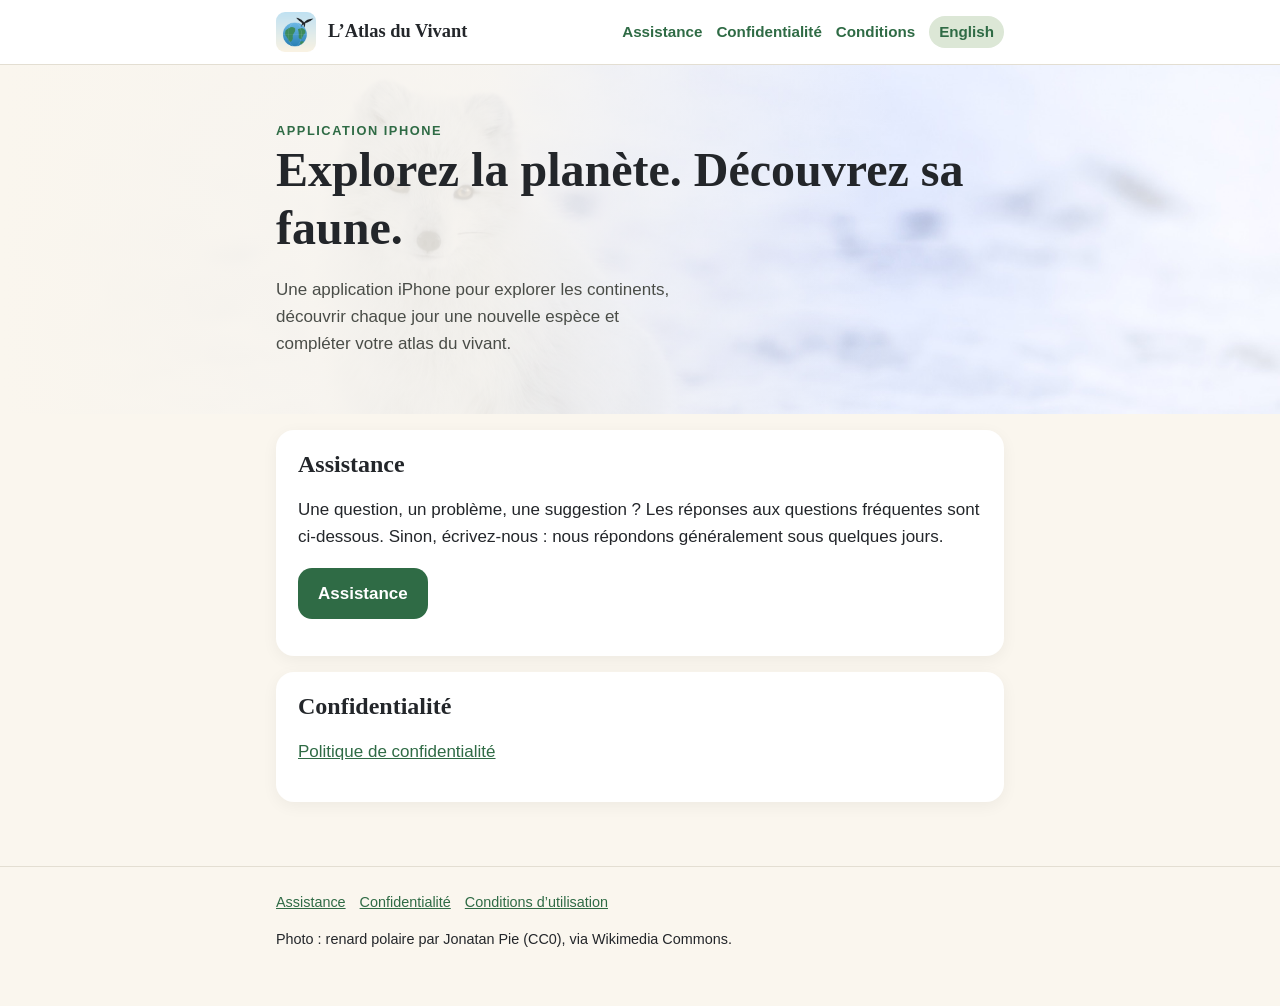
<file: index.html>
<!doctype html>
<html lang="fr">
<head>
<meta charset="utf-8">
<meta name="viewport" content="width=device-width, initial-scale=1">
<title>L’Atlas du Vivant — L’Atlas du Vivant</title>
<meta name="description" content="Une application iPhone pour explorer les continents, découvrir chaque jour une nouvelle espèce et compléter votre atlas du vivant.">
<link rel="icon" href="assets/icon.png">
<link rel="stylesheet" href="assets/style.css">
</head>
<body>
<header class="top"><div class="wrap">
<img src="assets/icon.png" alt="">
<a class="name" href="index.html">L’Atlas du Vivant</a>
<nav><a href="support.html">Assistance</a><a href="privacy.html">Confidentialité</a><a href="terms.html">Conditions</a><a class="lang" href="index-en.html" hreflang="en">English</a></nav>
</div></header>
<section class="hero"><div class="wrap">
<div class="eyebrow">Application iPhone</div>
<h1>Explorez la planète. Découvrez sa faune.</h1>
<p>Une application iPhone pour explorer les continents, découvrir chaque jour une nouvelle espèce et compléter votre atlas du vivant.</p>
</div></section>
<main><div class="wrap">
<div class="card"><h2 style="margin-top:0">Assistance</h2><p>Une question, un problème, une suggestion ? Les réponses aux questions fréquentes sont ci-dessous. Sinon, écrivez-nous : nous répondons généralement sous quelques jours.</p><p><a class="button" href="support.html">Assistance</a></p></div>
<div class="card"><h2 style="margin-top:0">Confidentialité</h2><p><a href="privacy.html">Politique de confidentialité</a></p></div>
</div></main>
<footer><div class="wrap">
<a href="support.html">Assistance</a><a href="privacy.html">Confidentialité</a><a href="terms.html">Conditions d’utilisation</a>
<p>Photo : renard polaire par Jonatan Pie (CC0), via Wikimedia Commons.</p>
</div></footer>
</body>
</html>
</file>
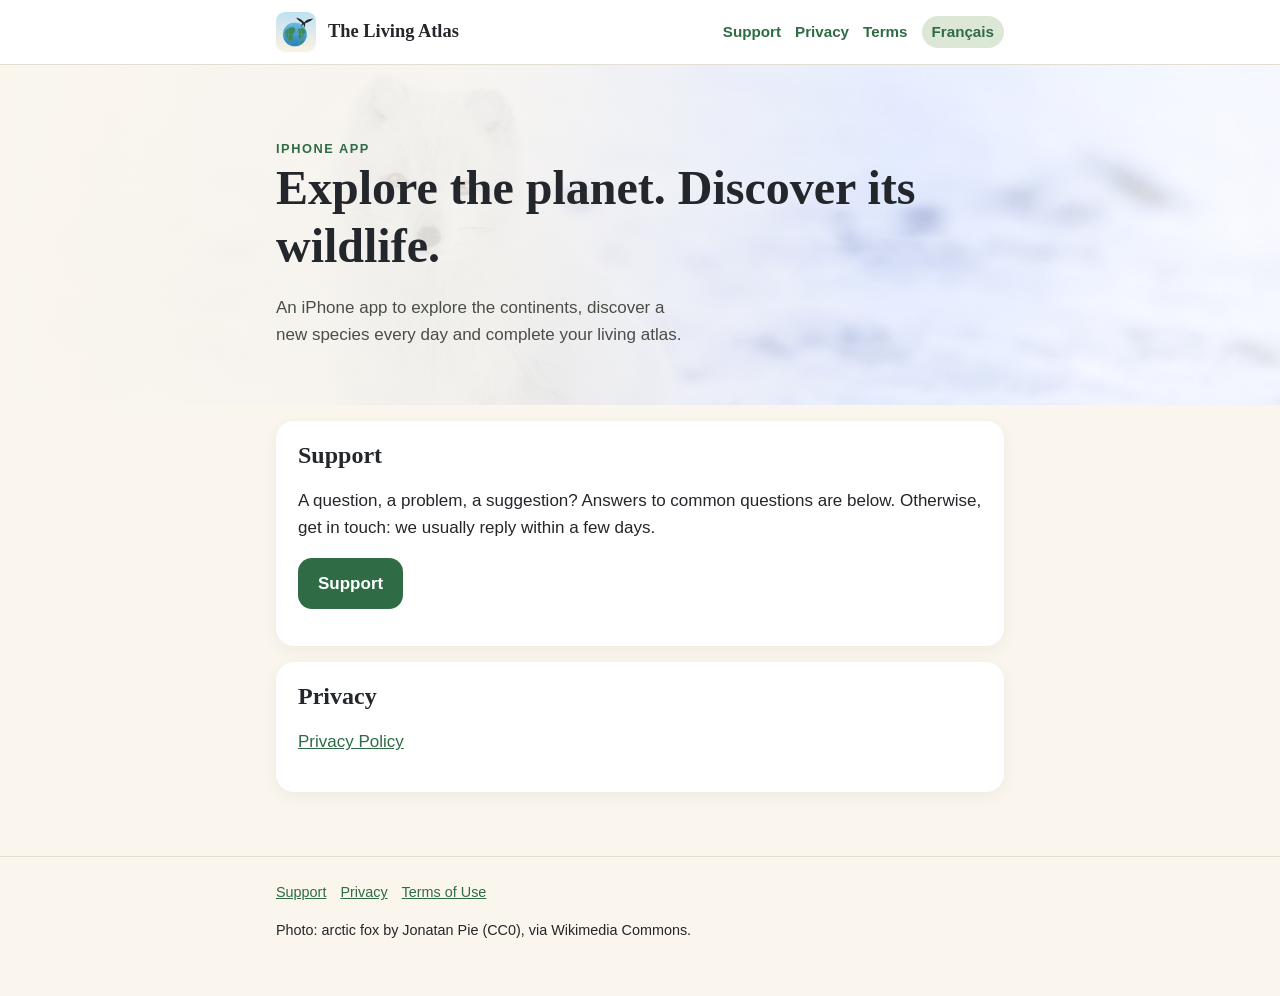
<file: index-en.html>
<!doctype html>
<html lang="en">
<head>
<meta charset="utf-8">
<meta name="viewport" content="width=device-width, initial-scale=1">
<title>The Living Atlas — The Living Atlas</title>
<meta name="description" content="An iPhone app to explore the continents, discover a new species every day and complete your living atlas.">
<link rel="icon" href="assets/icon.png">
<link rel="stylesheet" href="assets/style.css">
</head>
<body>
<header class="top"><div class="wrap">
<img src="assets/icon.png" alt="">
<a class="name" href="index-en.html">The Living Atlas</a>
<nav><a href="support-en.html">Support</a><a href="privacy-en.html">Privacy</a><a href="terms-en.html">Terms</a><a class="lang" href="index.html" hreflang="fr">Français</a></nav>
</div></header>
<section class="hero"><div class="wrap">
<div class="eyebrow">iPhone app</div>
<h1>Explore the planet. Discover its wildlife.</h1>
<p>An iPhone app to explore the continents, discover a new species every day and complete your living atlas.</p>
</div></section>
<main><div class="wrap">
<div class="card"><h2 style="margin-top:0">Support</h2><p>A question, a problem, a suggestion? Answers to common questions are below. Otherwise, get in touch: we usually reply within a few days.</p><p><a class="button" href="support-en.html">Support</a></p></div>
<div class="card"><h2 style="margin-top:0">Privacy</h2><p><a href="privacy-en.html">Privacy Policy</a></p></div>
</div></main>
<footer><div class="wrap">
<a href="support-en.html">Support</a><a href="privacy-en.html">Privacy</a><a href="terms-en.html">Terms of Use</a>
<p>Photo: arctic fox by Jonatan Pie (CC0), via Wikimedia Commons.</p>
</div></footer>
</body>
</html>
</file>
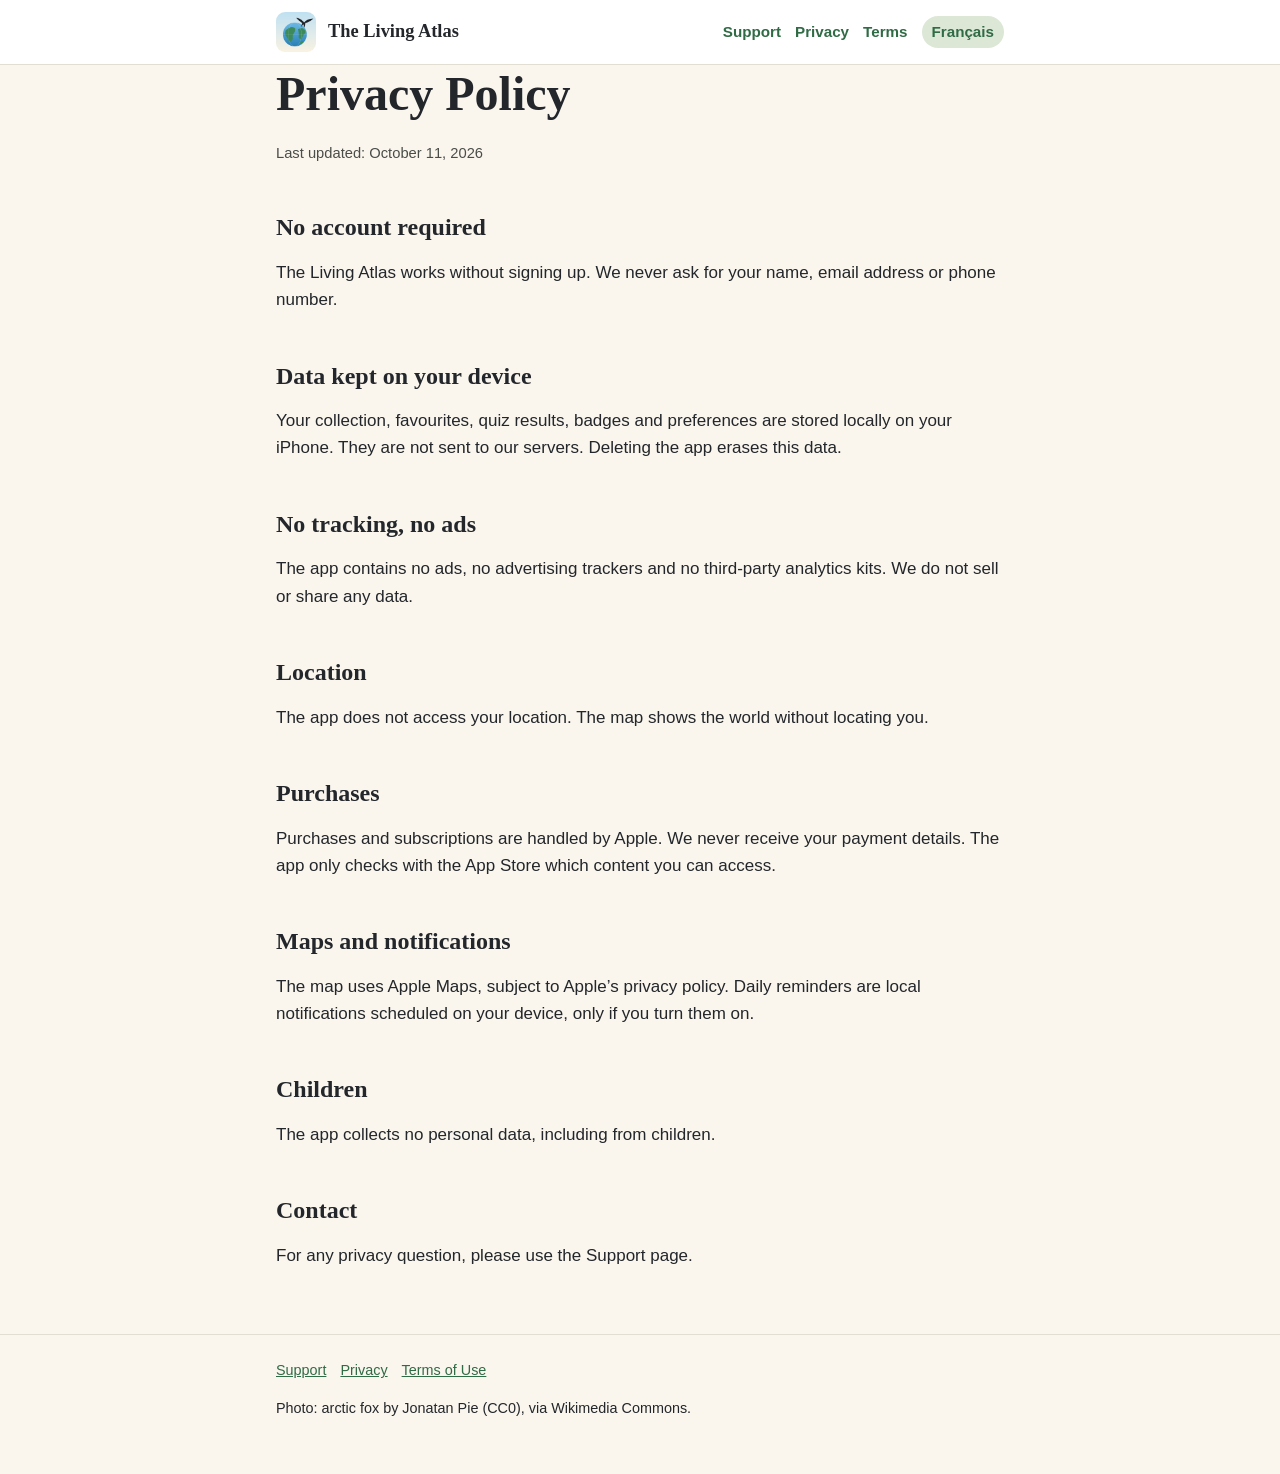
<file: privacy-en.html>
<!doctype html>
<html lang="en">
<head>
<meta charset="utf-8">
<meta name="viewport" content="width=device-width, initial-scale=1">
<title>Privacy Policy — The Living Atlas</title>
<meta name="description" content="An iPhone app to explore the continents, discover a new species every day and complete your living atlas.">
<link rel="icon" href="assets/icon.png">
<link rel="stylesheet" href="assets/style.css">
</head>
<body>
<header class="top"><div class="wrap">
<img src="assets/icon.png" alt="">
<a class="name" href="index-en.html">The Living Atlas</a>
<nav><a href="support-en.html">Support</a><a href="privacy-en.html">Privacy</a><a href="terms-en.html">Terms</a><a class="lang" href="privacy.html" hreflang="fr">Français</a></nav>
</div></header>

<main><div class="wrap">
<h1>Privacy Policy</h1><p class="muted">Last updated: October 11, 2026</p><h2>No account required</h2><p>The Living Atlas works without signing up. We never ask for your name, email address or phone number.</p><h2>Data kept on your device</h2><p>Your collection, favourites, quiz results, badges and preferences are stored locally on your iPhone. They are not sent to our servers. Deleting the app erases this data.</p><h2>No tracking, no ads</h2><p>The app contains no ads, no advertising trackers and no third-party analytics kits. We do not sell or share any data.</p><h2>Location</h2><p>The app does not access your location. The map shows the world without locating you.</p><h2>Purchases</h2><p>Purchases and subscriptions are handled by Apple. We never receive your payment details. The app only checks with the App Store which content you can access.</p><h2>Maps and notifications</h2><p>The map uses Apple Maps, subject to Apple’s privacy policy. Daily reminders are local notifications scheduled on your device, only if you turn them on.</p><h2>Children</h2><p>The app collects no personal data, including from children.</p><h2>Contact</h2><p>For any privacy question, please use the Support page.</p>
</div></main>
<footer><div class="wrap">
<a href="support-en.html">Support</a><a href="privacy-en.html">Privacy</a><a href="terms-en.html">Terms of Use</a>
<p>Photo: arctic fox by Jonatan Pie (CC0), via Wikimedia Commons.</p>
</div></footer>
</body>
</html>
</file>
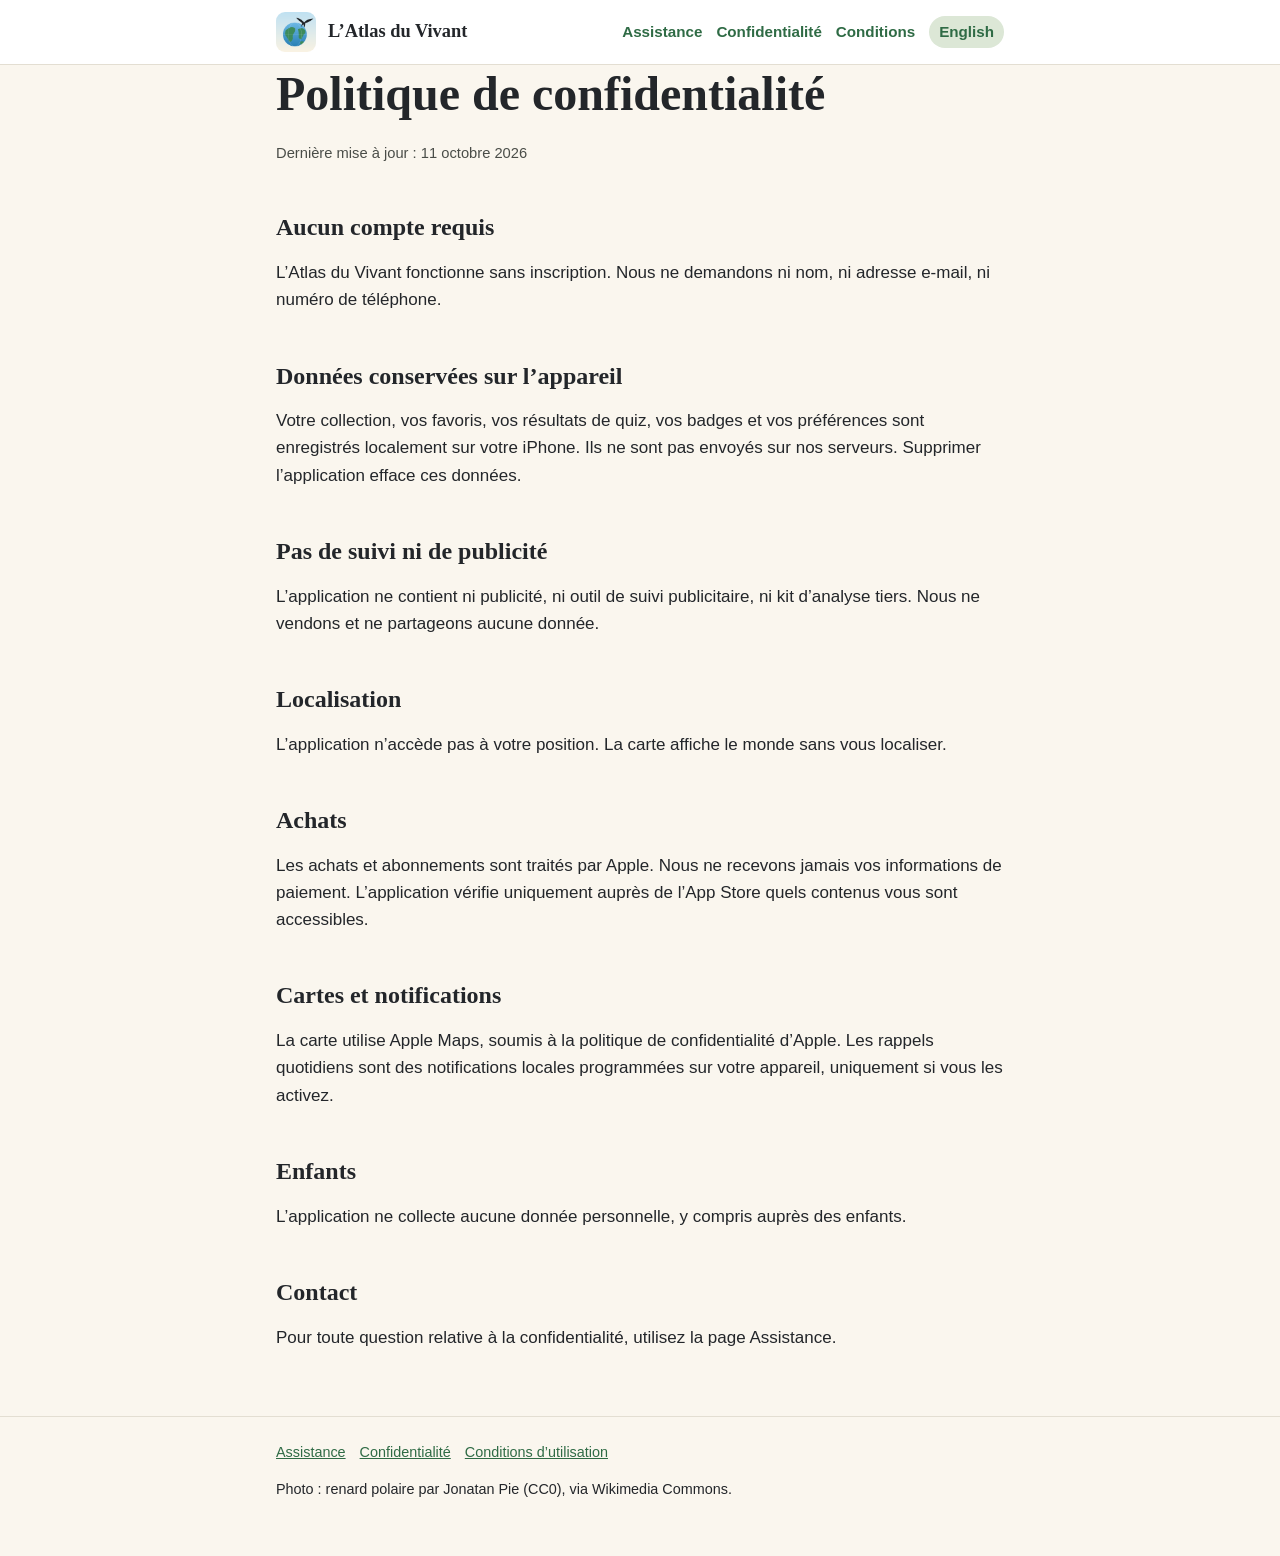
<file: privacy.html>
<!doctype html>
<html lang="fr">
<head>
<meta charset="utf-8">
<meta name="viewport" content="width=device-width, initial-scale=1">
<title>Politique de confidentialité — L’Atlas du Vivant</title>
<meta name="description" content="Une application iPhone pour explorer les continents, découvrir chaque jour une nouvelle espèce et compléter votre atlas du vivant.">
<link rel="icon" href="assets/icon.png">
<link rel="stylesheet" href="assets/style.css">
</head>
<body>
<header class="top"><div class="wrap">
<img src="assets/icon.png" alt="">
<a class="name" href="index.html">L’Atlas du Vivant</a>
<nav><a href="support.html">Assistance</a><a href="privacy.html">Confidentialité</a><a href="terms.html">Conditions</a><a class="lang" href="privacy-en.html" hreflang="en">English</a></nav>
</div></header>

<main><div class="wrap">
<h1>Politique de confidentialité</h1><p class="muted">Dernière mise à jour : 11 octobre 2026</p><h2>Aucun compte requis</h2><p>L’Atlas du Vivant fonctionne sans inscription. Nous ne demandons ni nom, ni adresse e-mail, ni numéro de téléphone.</p><h2>Données conservées sur l’appareil</h2><p>Votre collection, vos favoris, vos résultats de quiz, vos badges et vos préférences sont enregistrés localement sur votre iPhone. Ils ne sont pas envoyés sur nos serveurs. Supprimer l’application efface ces données.</p><h2>Pas de suivi ni de publicité</h2><p>L’application ne contient ni publicité, ni outil de suivi publicitaire, ni kit d’analyse tiers. Nous ne vendons et ne partageons aucune donnée.</p><h2>Localisation</h2><p>L’application n’accède pas à votre position. La carte affiche le monde sans vous localiser.</p><h2>Achats</h2><p>Les achats et abonnements sont traités par Apple. Nous ne recevons jamais vos informations de paiement. L’application vérifie uniquement auprès de l’App Store quels contenus vous sont accessibles.</p><h2>Cartes et notifications</h2><p>La carte utilise Apple Maps, soumis à la politique de confidentialité d’Apple. Les rappels quotidiens sont des notifications locales programmées sur votre appareil, uniquement si vous les activez.</p><h2>Enfants</h2><p>L’application ne collecte aucune donnée personnelle, y compris auprès des enfants.</p><h2>Contact</h2><p>Pour toute question relative à la confidentialité, utilisez la page Assistance.</p>
</div></main>
<footer><div class="wrap">
<a href="support.html">Assistance</a><a href="privacy.html">Confidentialité</a><a href="terms.html">Conditions d’utilisation</a>
<p>Photo : renard polaire par Jonatan Pie (CC0), via Wikimedia Commons.</p>
</div></footer>
</body>
</html>
</file>
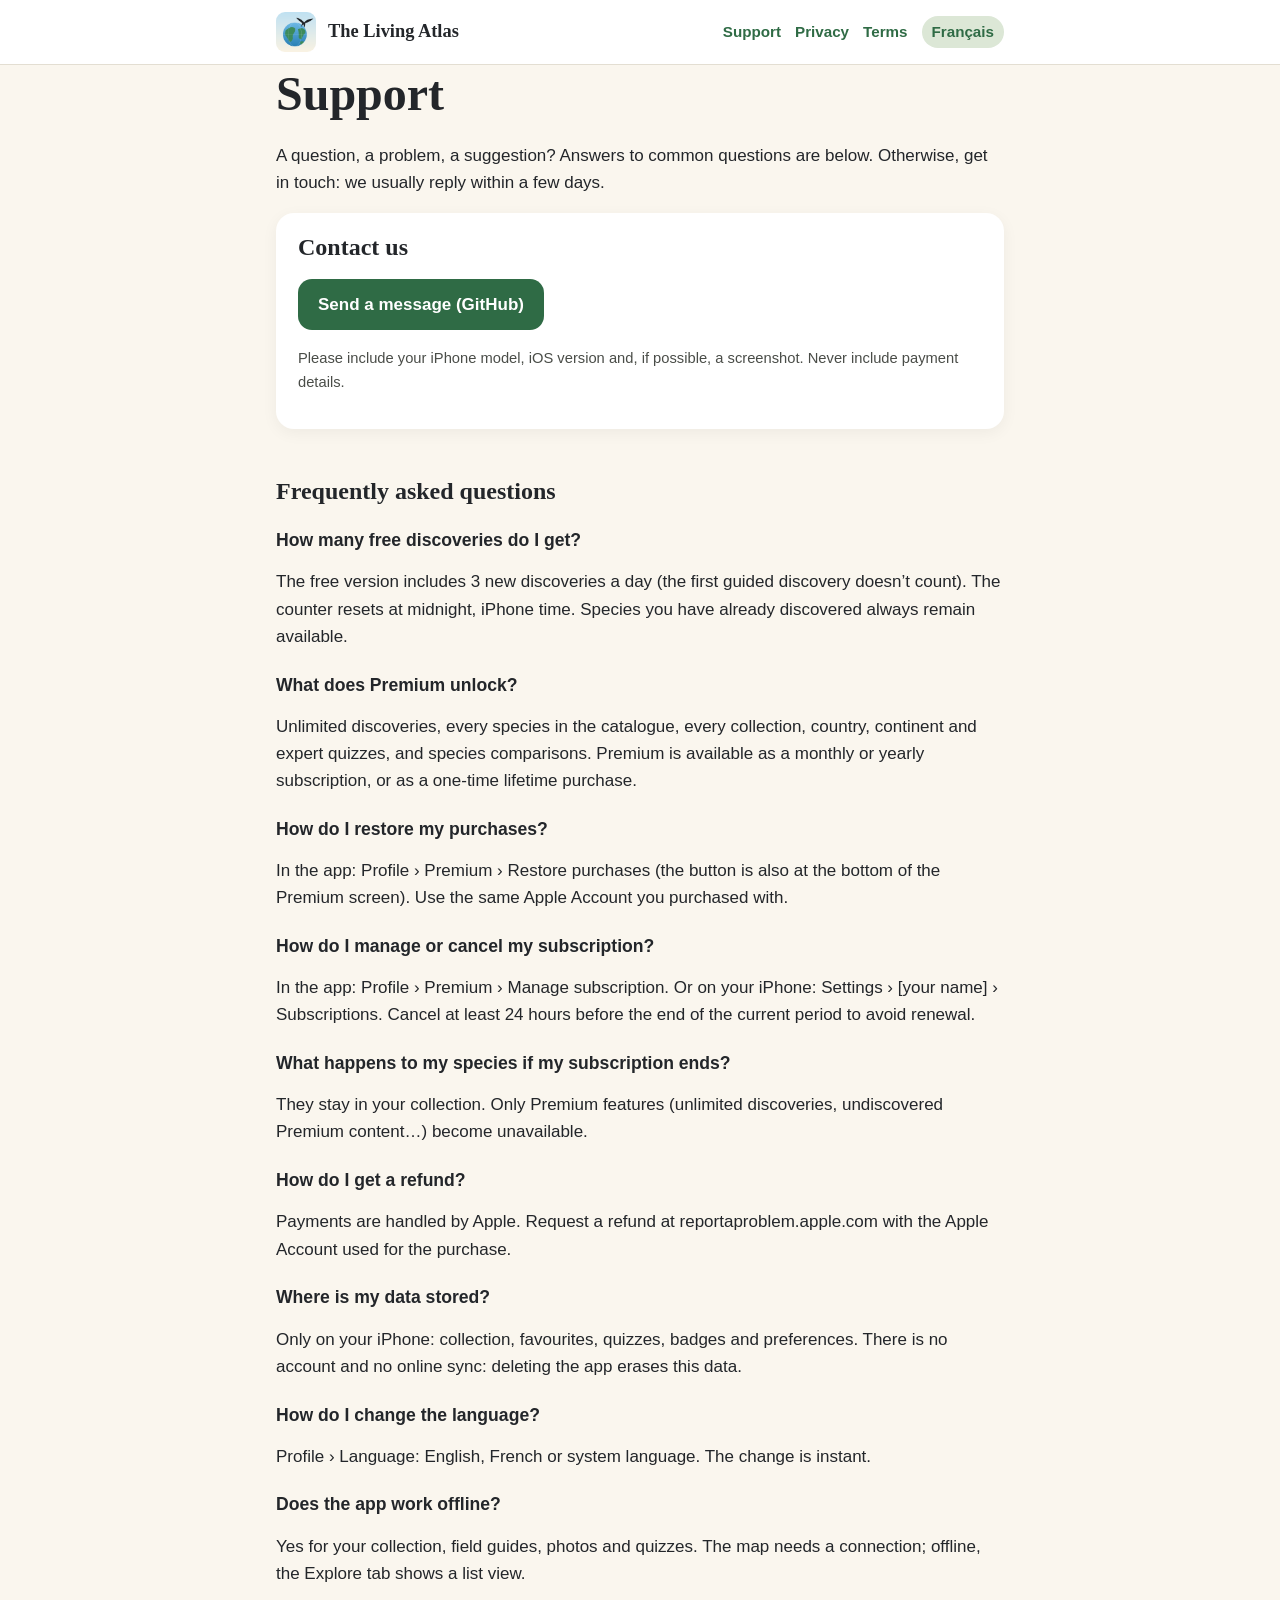
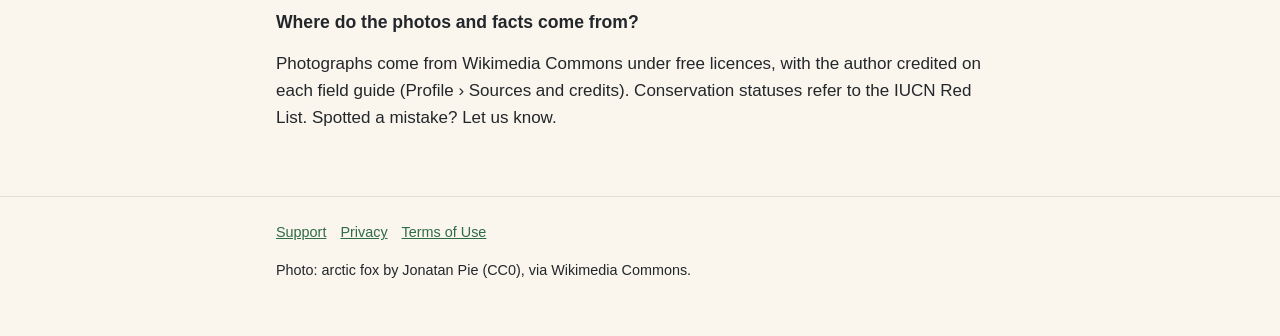
<file: support-en.html>
<!doctype html>
<html lang="en">
<head>
<meta charset="utf-8">
<meta name="viewport" content="width=device-width, initial-scale=1">
<title>Support — The Living Atlas</title>
<meta name="description" content="An iPhone app to explore the continents, discover a new species every day and complete your living atlas.">
<link rel="icon" href="assets/icon.png">
<link rel="stylesheet" href="assets/style.css">
</head>
<body>
<header class="top"><div class="wrap">
<img src="assets/icon.png" alt="">
<a class="name" href="index-en.html">The Living Atlas</a>
<nav><a href="support-en.html">Support</a><a href="privacy-en.html">Privacy</a><a href="terms-en.html">Terms</a><a class="lang" href="support.html" hreflang="fr">Français</a></nav>
</div></header>

<main><div class="wrap">
<h1>Support</h1><p>A question, a problem, a suggestion? Answers to common questions are below. Otherwise, get in touch: we usually reply within a few days.</p><div class="card"><h2 style="margin-top:0">Contact us</h2><p><a class="button" href="https://github.com/ambinina1985/atlas-du-vivant-site/issues/new">Send a message (GitHub)</a></p><p class="muted">Please include your iPhone model, iOS version and, if possible, a screenshot. Never include payment details.</p></div><h2>Frequently asked questions</h2><h3>How many free discoveries do I get?</h3><p>The free version includes 3 new discoveries a day (the first guided discovery doesn’t count). The counter resets at midnight, iPhone time. Species you have already discovered always remain available.</p><h3>What does Premium unlock?</h3><p>Unlimited discoveries, every species in the catalogue, every collection, country, continent and expert quizzes, and species comparisons. Premium is available as a monthly or yearly subscription, or as a one-time lifetime purchase.</p><h3>How do I restore my purchases?</h3><p>In the app: Profile › Premium › Restore purchases (the button is also at the bottom of the Premium screen). Use the same Apple Account you purchased with.</p><h3>How do I manage or cancel my subscription?</h3><p>In the app: Profile › Premium › Manage subscription. Or on your iPhone: Settings › [your name] › Subscriptions. Cancel at least 24 hours before the end of the current period to avoid renewal.</p><h3>What happens to my species if my subscription ends?</h3><p>They stay in your collection. Only Premium features (unlimited discoveries, undiscovered Premium content…) become unavailable.</p><h3>How do I get a refund?</h3><p>Payments are handled by Apple. Request a refund at reportaproblem.apple.com with the Apple Account used for the purchase.</p><h3>Where is my data stored?</h3><p>Only on your iPhone: collection, favourites, quizzes, badges and preferences. There is no account and no online sync: deleting the app erases this data.</p><h3>How do I change the language?</h3><p>Profile › Language: English, French or system language. The change is instant.</p><h3>Does the app work offline?</h3><p>Yes for your collection, field guides, photos and quizzes. The map needs a connection; offline, the Explore tab shows a list view.</p><h3>Where do the photos and facts come from?</h3><p>Photographs come from Wikimedia Commons under free licences, with the author credited on each field guide (Profile › Sources and credits). Conservation statuses refer to the IUCN Red List. Spotted a mistake? Let us know.</p>
</div></main>
<footer><div class="wrap">
<a href="support-en.html">Support</a><a href="privacy-en.html">Privacy</a><a href="terms-en.html">Terms of Use</a>
<p>Photo: arctic fox by Jonatan Pie (CC0), via Wikimedia Commons.</p>
</div></footer>
</body>
</html>
</file>
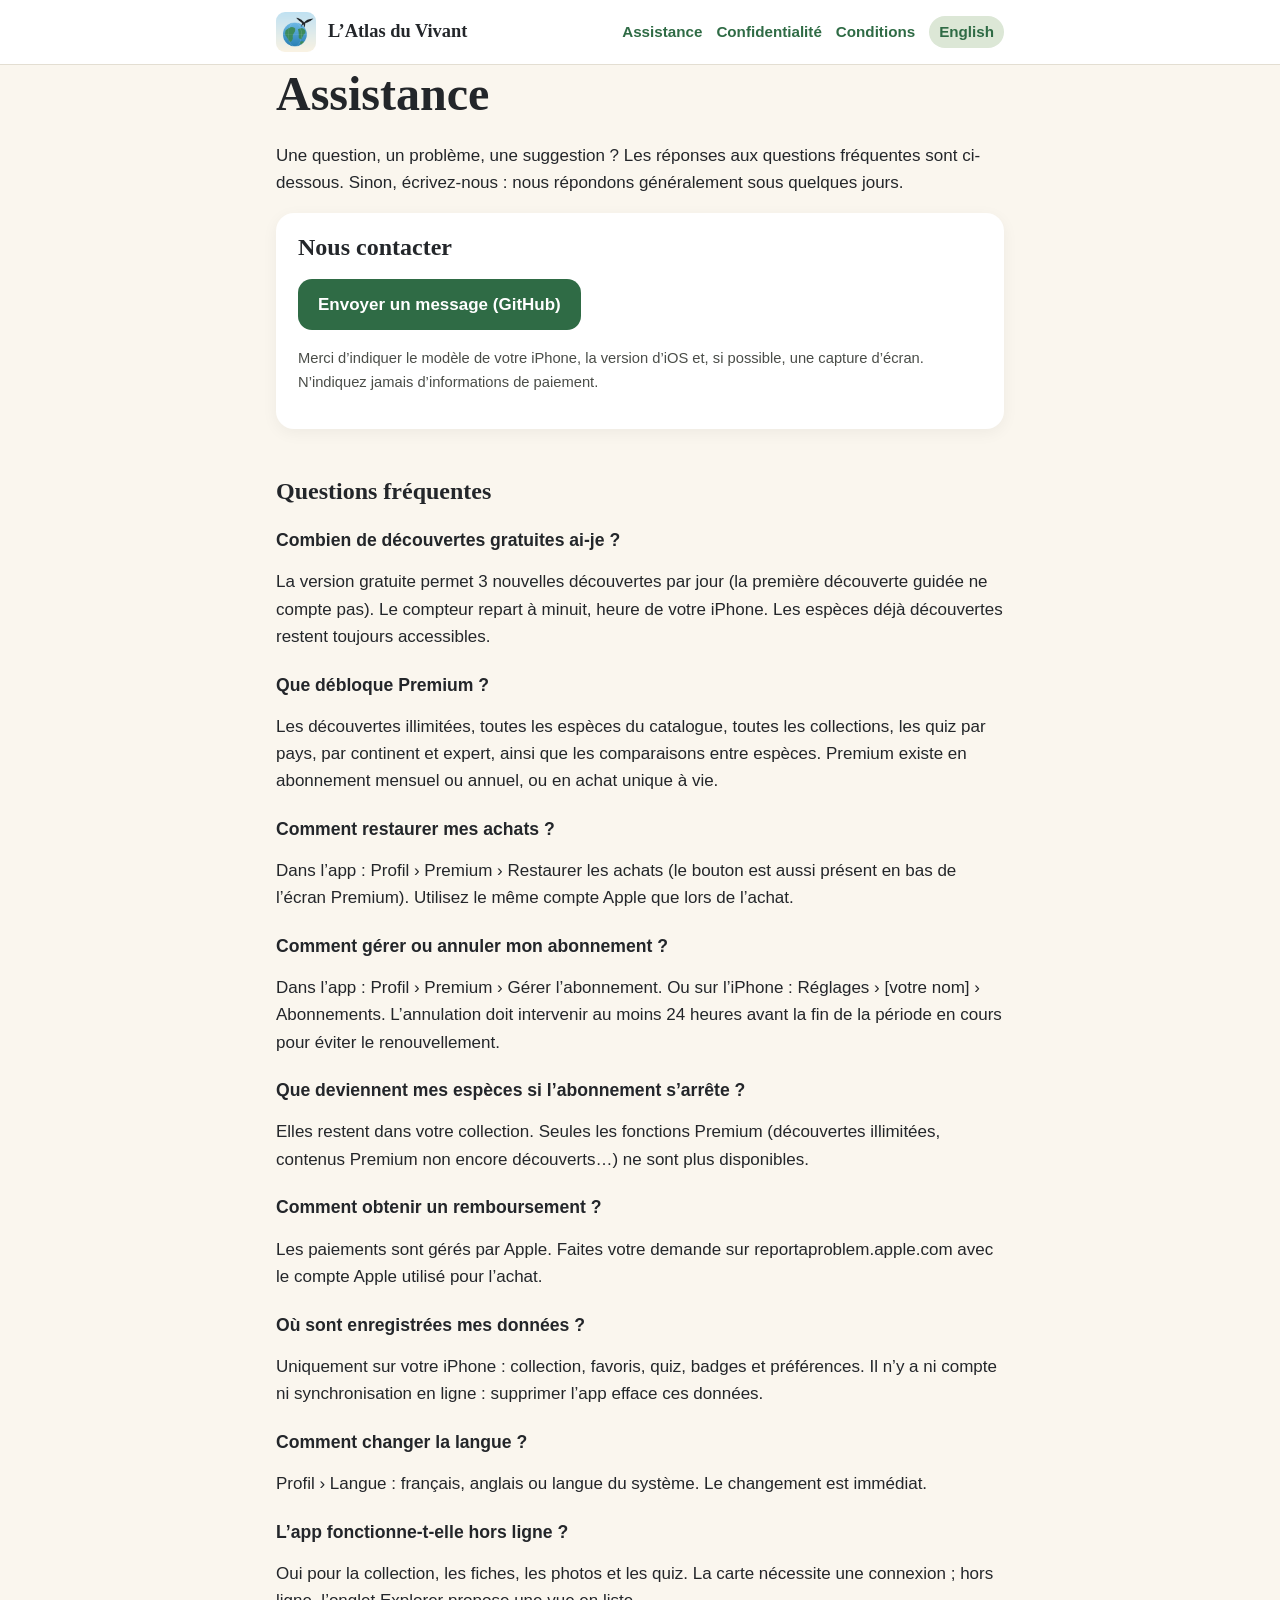
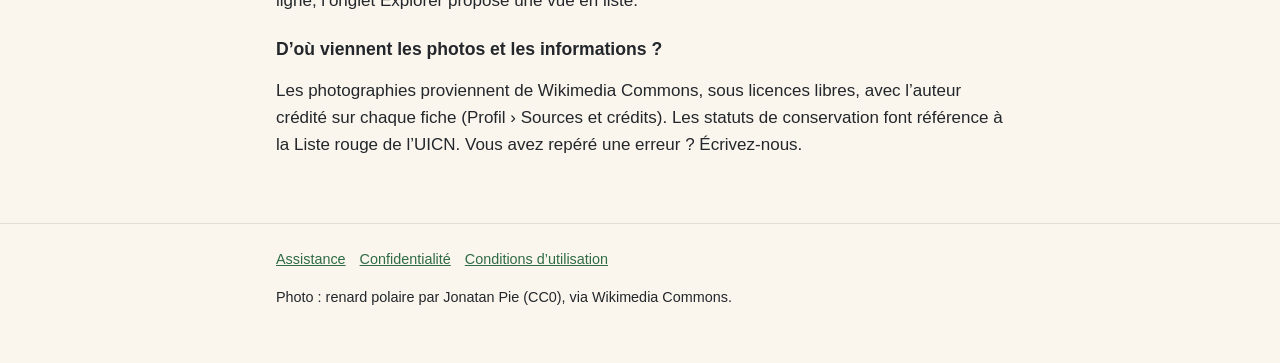
<file: support.html>
<!doctype html>
<html lang="fr">
<head>
<meta charset="utf-8">
<meta name="viewport" content="width=device-width, initial-scale=1">
<title>Assistance — L’Atlas du Vivant</title>
<meta name="description" content="Une application iPhone pour explorer les continents, découvrir chaque jour une nouvelle espèce et compléter votre atlas du vivant.">
<link rel="icon" href="assets/icon.png">
<link rel="stylesheet" href="assets/style.css">
</head>
<body>
<header class="top"><div class="wrap">
<img src="assets/icon.png" alt="">
<a class="name" href="index.html">L’Atlas du Vivant</a>
<nav><a href="support.html">Assistance</a><a href="privacy.html">Confidentialité</a><a href="terms.html">Conditions</a><a class="lang" href="support-en.html" hreflang="en">English</a></nav>
</div></header>

<main><div class="wrap">
<h1>Assistance</h1><p>Une question, un problème, une suggestion ? Les réponses aux questions fréquentes sont ci-dessous. Sinon, écrivez-nous : nous répondons généralement sous quelques jours.</p><div class="card"><h2 style="margin-top:0">Nous contacter</h2><p><a class="button" href="https://github.com/ambinina1985/atlas-du-vivant-site/issues/new">Envoyer un message (GitHub)</a></p><p class="muted">Merci d’indiquer le modèle de votre iPhone, la version d’iOS et, si possible, une capture d’écran. N’indiquez jamais d’informations de paiement.</p></div><h2>Questions fréquentes</h2><h3>Combien de découvertes gratuites ai-je ?</h3><p>La version gratuite permet 3 nouvelles découvertes par jour (la première découverte guidée ne compte pas). Le compteur repart à minuit, heure de votre iPhone. Les espèces déjà découvertes restent toujours accessibles.</p><h3>Que débloque Premium ?</h3><p>Les découvertes illimitées, toutes les espèces du catalogue, toutes les collections, les quiz par pays, par continent et expert, ainsi que les comparaisons entre espèces. Premium existe en abonnement mensuel ou annuel, ou en achat unique à vie.</p><h3>Comment restaurer mes achats ?</h3><p>Dans l’app : Profil › Premium › Restaurer les achats (le bouton est aussi présent en bas de l’écran Premium). Utilisez le même compte Apple que lors de l’achat.</p><h3>Comment gérer ou annuler mon abonnement ?</h3><p>Dans l’app : Profil › Premium › Gérer l’abonnement. Ou sur l’iPhone : Réglages › [votre nom] › Abonnements. L’annulation doit intervenir au moins 24 heures avant la fin de la période en cours pour éviter le renouvellement.</p><h3>Que deviennent mes espèces si l’abonnement s’arrête ?</h3><p>Elles restent dans votre collection. Seules les fonctions Premium (découvertes illimitées, contenus Premium non encore découverts…) ne sont plus disponibles.</p><h3>Comment obtenir un remboursement ?</h3><p>Les paiements sont gérés par Apple. Faites votre demande sur reportaproblem.apple.com avec le compte Apple utilisé pour l’achat.</p><h3>Où sont enregistrées mes données ?</h3><p>Uniquement sur votre iPhone : collection, favoris, quiz, badges et préférences. Il n’y a ni compte ni synchronisation en ligne : supprimer l’app efface ces données.</p><h3>Comment changer la langue ?</h3><p>Profil › Langue : français, anglais ou langue du système. Le changement est immédiat.</p><h3>L’app fonctionne-t-elle hors ligne ?</h3><p>Oui pour la collection, les fiches, les photos et les quiz. La carte nécessite une connexion ; hors ligne, l’onglet Explorer propose une vue en liste.</p><h3>D’où viennent les photos et les informations ?</h3><p>Les photographies proviennent de Wikimedia Commons, sous licences libres, avec l’auteur crédité sur chaque fiche (Profil › Sources et crédits). Les statuts de conservation font référence à la Liste rouge de l’UICN. Vous avez repéré une erreur ? Écrivez-nous.</p>
</div></main>
<footer><div class="wrap">
<a href="support.html">Assistance</a><a href="privacy.html">Confidentialité</a><a href="terms.html">Conditions d’utilisation</a>
<p>Photo : renard polaire par Jonatan Pie (CC0), via Wikimedia Commons.</p>
</div></footer>
</body>
</html>
</file>
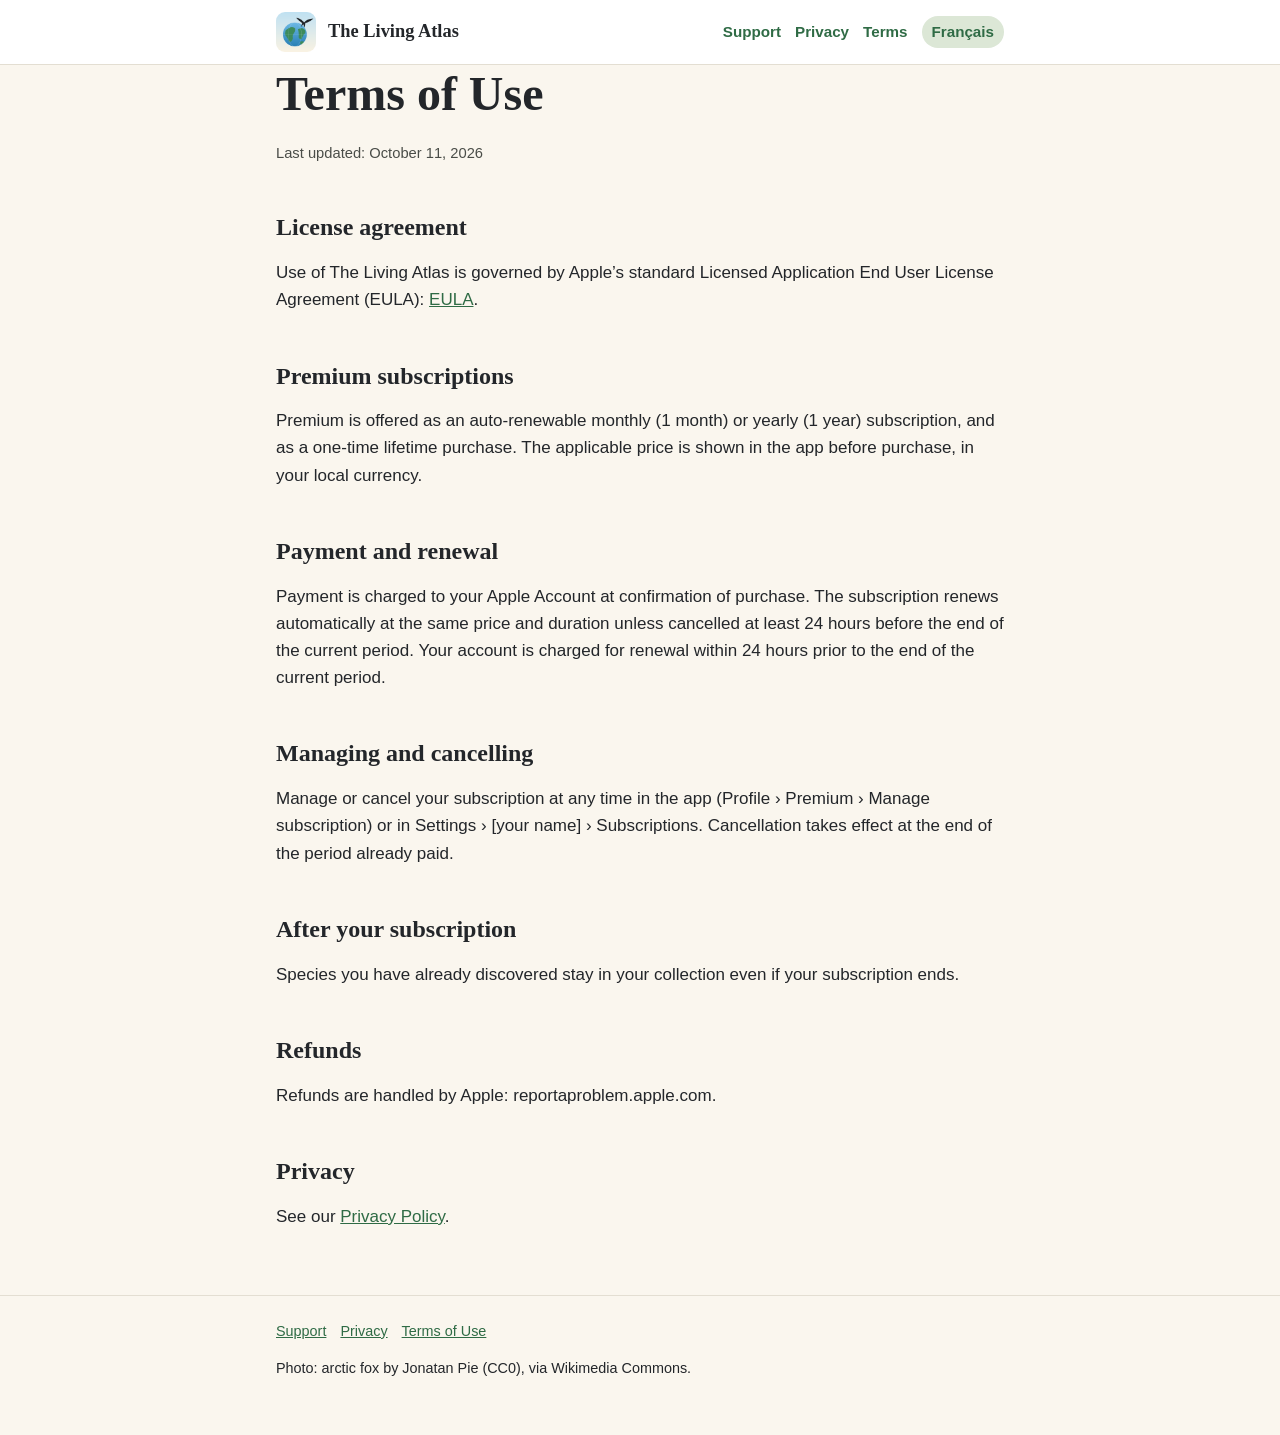
<file: terms-en.html>
<!doctype html>
<html lang="en">
<head>
<meta charset="utf-8">
<meta name="viewport" content="width=device-width, initial-scale=1">
<title>Terms of Use — The Living Atlas</title>
<meta name="description" content="An iPhone app to explore the continents, discover a new species every day and complete your living atlas.">
<link rel="icon" href="assets/icon.png">
<link rel="stylesheet" href="assets/style.css">
</head>
<body>
<header class="top"><div class="wrap">
<img src="assets/icon.png" alt="">
<a class="name" href="index-en.html">The Living Atlas</a>
<nav><a href="support-en.html">Support</a><a href="privacy-en.html">Privacy</a><a href="terms-en.html">Terms</a><a class="lang" href="terms.html" hreflang="fr">Français</a></nav>
</div></header>

<main><div class="wrap">
<h1>Terms of Use</h1><p class="muted">Last updated: October 11, 2026</p><h2>License agreement</h2><p>Use of The Living Atlas is governed by Apple’s standard Licensed Application End User License Agreement (EULA): <a href="https://www.apple.com/legal/internet-services/itunes/dev/stdeula/">EULA</a>.</p><h2>Premium subscriptions</h2><p>Premium is offered as an auto-renewable monthly (1 month) or yearly (1 year) subscription, and as a one-time lifetime purchase. The applicable price is shown in the app before purchase, in your local currency.</p><h2>Payment and renewal</h2><p>Payment is charged to your Apple Account at confirmation of purchase. The subscription renews automatically at the same price and duration unless cancelled at least 24 hours before the end of the current period. Your account is charged for renewal within 24 hours prior to the end of the current period.</p><h2>Managing and cancelling</h2><p>Manage or cancel your subscription at any time in the app (Profile › Premium › Manage subscription) or in Settings › [your name] › Subscriptions. Cancellation takes effect at the end of the period already paid.</p><h2>After your subscription</h2><p>Species you have already discovered stay in your collection even if your subscription ends.</p><h2>Refunds</h2><p>Refunds are handled by Apple: reportaproblem.apple.com.</p><h2>Privacy</h2><p>See our <a href="privacy-en.html">Privacy Policy</a>.</p>
</div></main>
<footer><div class="wrap">
<a href="support-en.html">Support</a><a href="privacy-en.html">Privacy</a><a href="terms-en.html">Terms of Use</a>
<p>Photo: arctic fox by Jonatan Pie (CC0), via Wikimedia Commons.</p>
</div></footer>
</body>
</html>
</file>
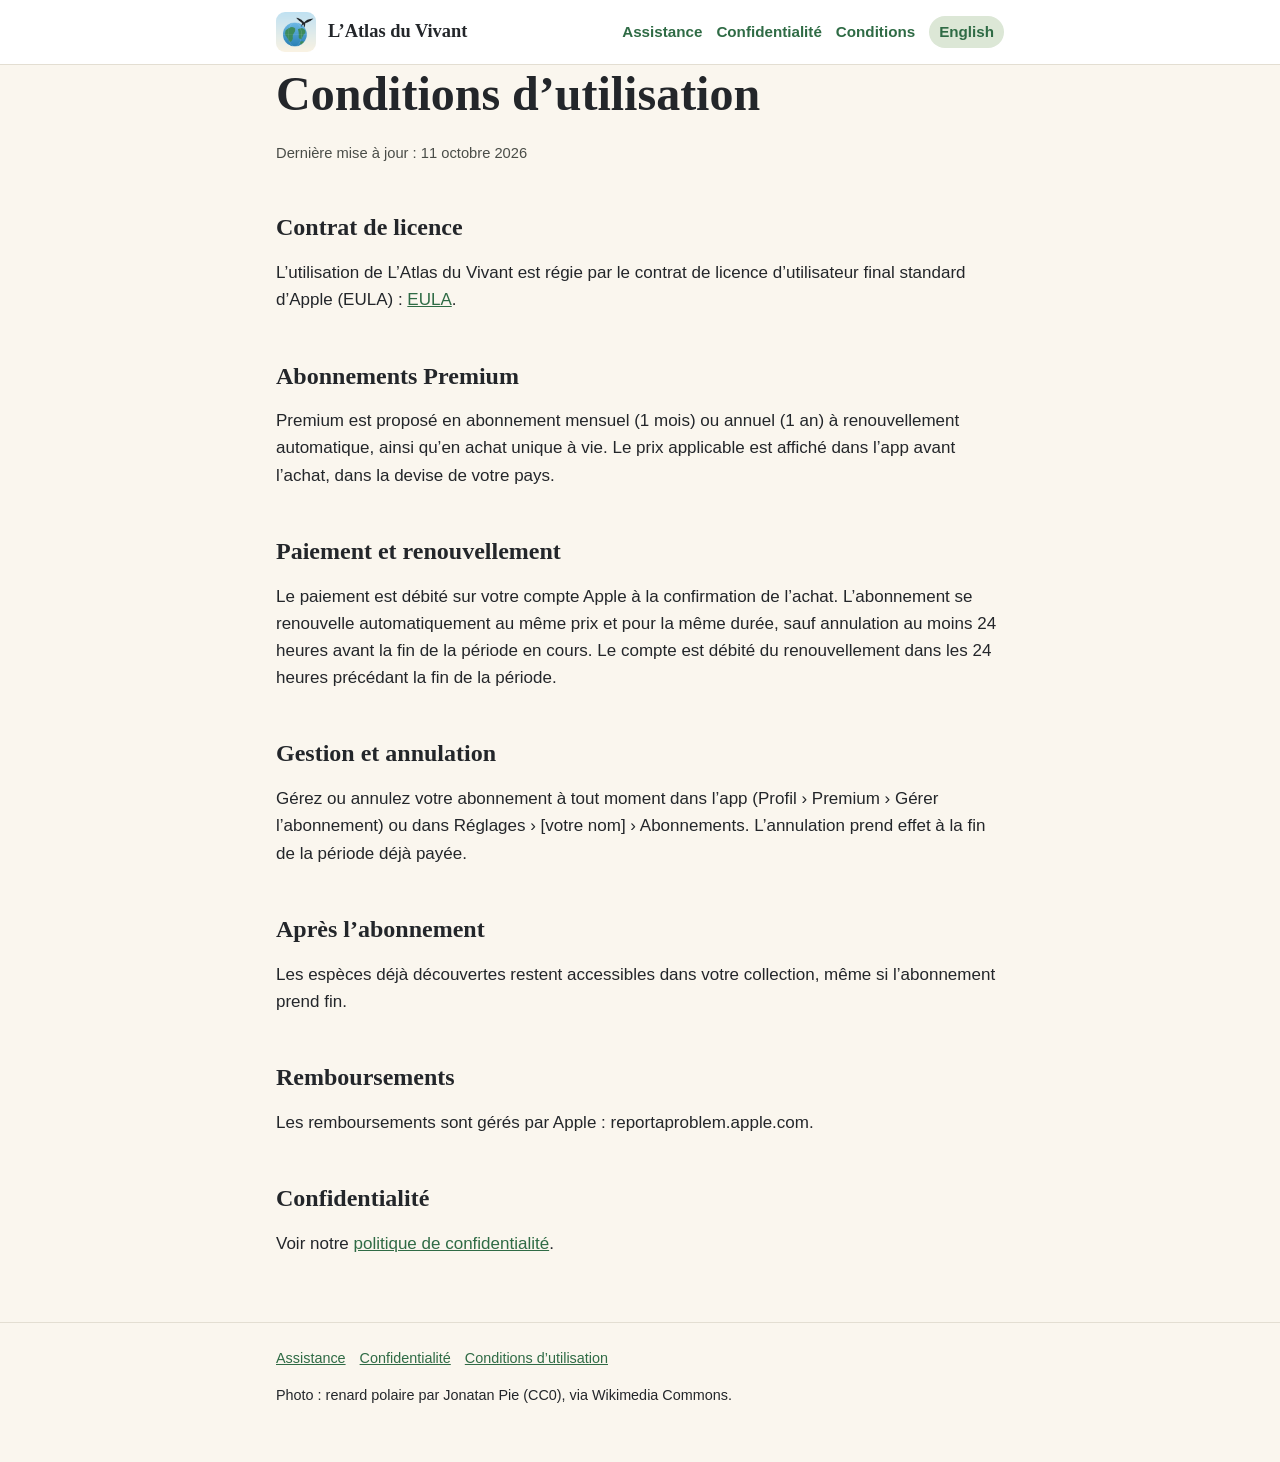
<file: terms.html>
<!doctype html>
<html lang="fr">
<head>
<meta charset="utf-8">
<meta name="viewport" content="width=device-width, initial-scale=1">
<title>Conditions d’utilisation — L’Atlas du Vivant</title>
<meta name="description" content="Une application iPhone pour explorer les continents, découvrir chaque jour une nouvelle espèce et compléter votre atlas du vivant.">
<link rel="icon" href="assets/icon.png">
<link rel="stylesheet" href="assets/style.css">
</head>
<body>
<header class="top"><div class="wrap">
<img src="assets/icon.png" alt="">
<a class="name" href="index.html">L’Atlas du Vivant</a>
<nav><a href="support.html">Assistance</a><a href="privacy.html">Confidentialité</a><a href="terms.html">Conditions</a><a class="lang" href="terms-en.html" hreflang="en">English</a></nav>
</div></header>

<main><div class="wrap">
<h1>Conditions d’utilisation</h1><p class="muted">Dernière mise à jour : 11 octobre 2026</p><h2>Contrat de licence</h2><p>L’utilisation de L’Atlas du Vivant est régie par le contrat de licence d’utilisateur final standard d’Apple (EULA) : <a href="https://www.apple.com/legal/internet-services/itunes/dev/stdeula/">EULA</a>.</p><h2>Abonnements Premium</h2><p>Premium est proposé en abonnement mensuel (1 mois) ou annuel (1 an) à renouvellement automatique, ainsi qu’en achat unique à vie. Le prix applicable est affiché dans l’app avant l’achat, dans la devise de votre pays.</p><h2>Paiement et renouvellement</h2><p>Le paiement est débité sur votre compte Apple à la confirmation de l’achat. L’abonnement se renouvelle automatiquement au même prix et pour la même durée, sauf annulation au moins 24 heures avant la fin de la période en cours. Le compte est débité du renouvellement dans les 24 heures précédant la fin de la période.</p><h2>Gestion et annulation</h2><p>Gérez ou annulez votre abonnement à tout moment dans l’app (Profil › Premium › Gérer l’abonnement) ou dans Réglages › [votre nom] › Abonnements. L’annulation prend effet à la fin de la période déjà payée.</p><h2>Après l’abonnement</h2><p>Les espèces déjà découvertes restent accessibles dans votre collection, même si l’abonnement prend fin.</p><h2>Remboursements</h2><p>Les remboursements sont gérés par Apple : reportaproblem.apple.com.</p><h2>Confidentialité</h2><p>Voir notre <a href="privacy.html">politique de confidentialité</a>.</p>
</div></main>
<footer><div class="wrap">
<a href="support.html">Assistance</a><a href="privacy.html">Confidentialité</a><a href="terms.html">Conditions d’utilisation</a>
<p>Photo : renard polaire par Jonatan Pie (CC0), via Wikimedia Commons.</p>
</div></footer>
</body>
</html>
</file>
<file: assets/style.css>
:root {
  --ivory: #FAF6EE;
  --cloud: #FFFFFF;
  --ink: #23262A;
  --mineral: #4A4D48;
  --forest: #2F6B45;
  --sage: #DCE7D6;
  --separator: #E3DED2;
  --gold: #86651C;
}
@media (prefers-color-scheme: dark) {
  :root {
    --ivory: #1C1F1C;
    --cloud: #262A26;
    --ink: #F2EFE8;
    --mineral: #BFC2BB;
    --forest: #6DBA88;
    --sage: #34453A;
    --separator: #3C403B;
    --gold: #D9B66A;
  }
}
* { box-sizing: border-box; }
html { -webkit-text-size-adjust: 100%; }
body {
  margin: 0;
  background: var(--ivory);
  color: var(--ink);
  font: 17px/1.6 -apple-system, BlinkMacSystemFont, "SF Pro Text", "Segoe UI", Roboto, Helvetica, Arial, sans-serif;
}
h1, h2, h3 { font-family: "New York", ui-serif, Georgia, "Times New Roman", serif; font-weight: 600; line-height: 1.2; }
h1 { font-size: clamp(2rem, 5vw, 3rem); margin: 0 0 .4em; }
h2 { font-size: 1.5rem; margin: 2em 0 .6em; }
h3 { font-size: 1.1rem; margin: 1.4em 0 .3em; font-family: inherit; }
a { color: var(--forest); }
p, li { color: var(--ink); }
.wrap { max-width: 760px; margin: 0 auto; padding: 0 16px; }
header.top { border-bottom: 1px solid var(--separator); background: var(--cloud); }
header.top .wrap { display: flex; align-items: center; gap: 12px; min-height: 64px; flex-wrap: wrap; }
header.top img { width: 40px; height: 40px; border-radius: 9px; }
header.top .name { font-family: "New York", ui-serif, Georgia, serif; font-weight: 600; font-size: 1.15rem; flex: 1; color: var(--ink); text-decoration: none; }
nav a { margin-left: 14px; text-decoration: none; font-weight: 600; font-size: .95rem; }
.lang { display: inline-block; padding: 4px 10px; border-radius: 999px; background: var(--sage); }
.hero { position: relative; min-height: 340px; background: url(hero.jpg) center/cover no-repeat; display: flex; align-items: flex-end; }
.hero::after { content: ""; position: absolute; inset: 0; background: linear-gradient(90deg, var(--ivory) 0%, rgba(250,246,238,.85) 38%, rgba(250,246,238,0) 70%); }
@media (prefers-color-scheme: dark) { .hero::after { background: linear-gradient(90deg, var(--ivory) 0%, rgba(28,31,28,.85) 38%, rgba(28,31,28,0) 70%); } }
.hero .wrap { position: relative; z-index: 1; padding-top: 56px; padding-bottom: 40px; width: 100%; }
.hero p { max-width: 420px; color: var(--mineral); }
.eyebrow { text-transform: uppercase; letter-spacing: .12em; font-size: .8rem; font-weight: 700; color: var(--forest); }
main { padding-bottom: 48px; }
.card { background: var(--cloud); border-radius: 18px; padding: 20px 22px; margin: 16px 0; box-shadow: 0 4px 16px rgba(0,0,0,.05); }
.muted { color: var(--mineral); font-size: .92rem; }
.button { display: inline-block; background: var(--forest); color: #fff; text-decoration: none; font-weight: 600; padding: 12px 20px; border-radius: 14px; }
@media (prefers-color-scheme: dark) { .button { color: #10241A; } }
footer { border-top: 1px solid var(--separator); padding: 24px 0 40px; color: var(--mineral); font-size: .9rem; }
footer a { margin-right: 14px; }
</file>
